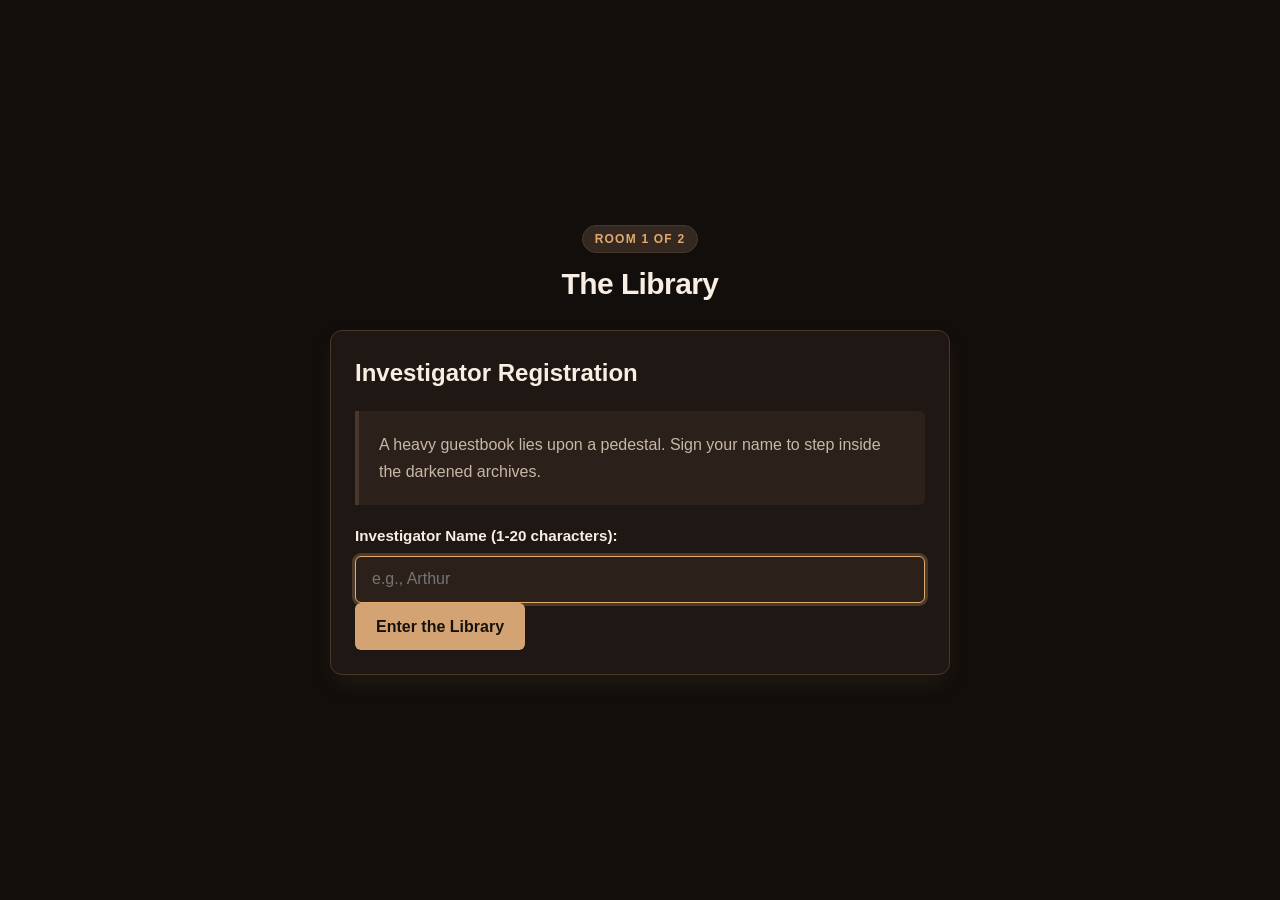
<file: index.html>
<!DOCTYPE html>
<html lang="en">
<head>
  <meta charset="UTF-8">
  <meta name="viewport" content="width=device-width, initial-scale=1.0">
  <title>The Escape Room - Room 1: The Library</title>
  <link rel="stylesheet" href="css/style.css">
  <script src="js/storage.js" defer></script>
  <script src="js/room1.js" defer></script>
</head>
<body class="theme-dark-library">
  <main class="game-container">
    <header class="game-header">
      <span class="room-badge">Room 1 of 2</span>
      <h1 class="game-title">The Library</h1>
      <p id="player-greeting" class="greeting-text" hidden></p>
    </header>

    <!-- Initial Registration Form (Hidden once name exists) -->
    <section id="name-section" class="card" aria-labelledby="name-heading">
      <h2 id="name-heading">Investigator Registration</h2>
      <p class="story-card" style="border-left-color: var(--border-color);">
        A heavy guestbook lies upon a pedestal. Sign your name to step inside the darkened archives.
      </p>
      <form id="name-form" novalidate>
        <div class="form-group">
          <label for="player-name-input">Investigator Name (1-20 characters):</label>
          <input 
            type="text" 
            id="player-name-input" 
            name="playerName" 
            maxlength="20" 
            autocomplete="name" 
            placeholder="e.g., Arthur" 
            required
          />
          <div id="name-error" class="error-text" role="alert" aria-live="polite"></div>
        </div>
        <button type="submit" id="name-submit-btn" class="btn btn-primary">Enter the Library</button>
      </form>
    </section>

    <!-- Puzzle Section (Revealed when name is set) -->
    <section id="puzzle-section" class="card" aria-labelledby="puzzle-heading" hidden>
      <h2 id="puzzle-heading">The Locked Archive Door</h2>
      <article class="story-card">
        <div class="clue-title">Ancient Manuscript Excerpt</div>
        <p>
          Shadows stretch across towering mahogany shelves as silent dust drifts through the cold night.
          Faded runes warn that darkness consumes all who venture unprepared, yet in the deepest chambers, only a <span id="hidden-clue-word" class="hidden-word">LANTERN</span> shall illuminate the path to freedom.
        </p>
        <div class="clue-actions">
          <button type="button" id="reveal-clue-btn" class="btn btn-secondary btn-sm" aria-expanded="false">
            Reveal clue (3s)
          </button>
        </div>
      </article>

      <form id="door-form" novalidate>
        <div class="form-group">
          <label for="passcode-input">Door Mechanism Passcode:</label>
          <input 
            type="text" 
            id="passcode-input" 
            name="passcode" 
            autocomplete="off" 
            placeholder="Enter the secret word..." 
            required
          />
        </div>
        <button type="submit" id="unlock-btn" class="btn btn-primary">Unlock Door</button>
        <div id="door-feedback" class="feedback-message" role="status" aria-live="polite"></div>
      </form>
    </section>
  </main>
</body>
</html>
</file>
<file: css/style.css>
/* ==========================================================================
   The Escape Room - Global & Theme Styles
   Pure vanilla CSS3 with CSS custom properties (variables),
   responsive mobile-first layout, and keyboard-first accessibility.
   ========================================================================== */

/* --------------------------------------------------------------------------
   1. Root Variables & Typography
   -------------------------------------------------------------------------- */
:root {
  /* System font stack only - no external requests */
  --font-family: -apple-system, BlinkMacSystemFont, "Segoe UI", Roboto, Oxygen,
    Ubuntu, Cantarell, "Helvetica Neue", Arial, sans-serif;

  /* Sizing & Radius */
  --radius-sm: 6px;
  --radius-md: 12px;
  --radius-lg: 20px;
  --max-content-width: 620px;

  /* Global status colors */
  --error-color: #ef4444;
  --error-bg: rgba(239, 68, 68, 0.15);
  --success-color: #10b981;
  --success-bg: rgba(16, 185, 129, 0.15);

  /* Animation timing */
  --transition-fast: 0.15s ease;
  --transition-normal: 0.25s ease;
}

/* --------------------------------------------------------------------------
   2. Page Themes (Overriding CSS Variables per body class)
   -------------------------------------------------------------------------- */

/* Room 1: The Library (Dark, mysterious, warm mahogany & antique gold) */
body.theme-dark-library {
  --bg-primary: #120e0b;
  --bg-surface: #1e1713;
  --bg-surface-elevated: #2b211a;
  --border-color: #48382c;
  --border-focus: #e0a96d;
  --text-primary: #f8eee4;
  --text-secondary: #c9b7a7;
  --text-muted: #8e7a6b;
  --accent-color: #d4a373;
  --accent-hover: #faedcd;
  --accent-contrast: #17110c;
  --card-glow: rgba(212, 163, 115, 0.12);
  --tag-bg: #352820;
  --tag-text: #e0a96d;
}

/* Room 2: The Laboratory (Dark, cold, slate & cyan/teal glow) */
body.theme-dark-lab {
  --bg-primary: #0a1118;
  --bg-surface: #111d29;
  --bg-surface-elevated: #182a3b;
  --border-color: #21435f;
  --border-focus: #00d2ff;
  --text-primary: #e6f3fb;
  --text-secondary: #97b9d1;
  --text-muted: #5c7e96;
  --accent-color: #00c9a7;
  --accent-hover: #1be2bd;
  --accent-contrast: #071722;
  --card-glow: rgba(0, 201, 167, 0.14);
  --tag-bg: #143044;
  --tag-text: #00e5ff;
}

/* Success Page: The Escape (Bright, clean, radiant celebration) */
body.theme-bright {
  --bg-primary: #f8fafc;
  --bg-surface: #ffffff;
  --bg-surface-elevated: #f1f5f9;
  --border-color: #cbd5e1;
  --border-focus: #2563eb;
  --text-primary: #0f172a;
  --text-secondary: #475569;
  --text-muted: #64748b;
  --accent-color: #059669;
  --accent-hover: #047857;
  --accent-contrast: #ffffff;
  --card-glow: rgba(16, 185, 129, 0.15);
  --tag-bg: #dcfce7;
  --tag-text: #166534;
}

/* Text selection styling across themes */
::selection {
  background-color: var(--accent-color);
  color: var(--accent-contrast);
}

/* --------------------------------------------------------------------------
   3. Base & Reset
   -------------------------------------------------------------------------- */
*, *::before, *::after {
  box-sizing: border-box;
  margin: 0;
  padding: 0;
}

html {
  font-size: 16px;
  line-height: 1.5;
  -webkit-text-size-adjust: 100%;
}

body {
  font-family: var(--font-family);
  background-color: var(--bg-primary);
  color: var(--text-primary);
  min-height: 100vh;
  display: flex;
  flex-direction: column;
  justify-content: center;
  align-items: center;
  padding: 1.25rem 1rem;
  transition: background-color var(--transition-normal), color var(--transition-normal);
}

/* Main game wrapper */
.game-container {
  width: 100%;
  max-width: var(--max-content-width);
  margin: 0 auto;
  display: flex;
  flex-direction: column;
  gap: 1.5rem;
}

/* --------------------------------------------------------------------------
   4. Header & Badges
   -------------------------------------------------------------------------- */
.game-header {
  text-align: center;
  display: flex;
  flex-direction: column;
  align-items: center;
  gap: 0.5rem;
}

.room-badge {
  display: inline-block;
  font-size: 0.75rem;
  font-weight: 700;
  text-transform: uppercase;
  letter-spacing: 0.1em;
  padding: 0.25rem 0.75rem;
  border-radius: 9999px;
  background-color: var(--tag-bg);
  color: var(--tag-text);
  border: 1px solid var(--border-color);
}

.game-title {
  font-size: 1.875rem;
  font-weight: 800;
  letter-spacing: -0.02em;
  color: var(--text-primary);
}

.greeting-text {
  font-size: 1.05rem;
  color: var(--accent-color);
  font-weight: 600;
}

/* --------------------------------------------------------------------------
   5. Cards & Atmospheric Containers
   -------------------------------------------------------------------------- */
.card {
  background-color: var(--bg-surface);
  border: 1px solid var(--border-color);
  border-radius: var(--radius-md);
  padding: 1.5rem;
  box-shadow: 0 10px 25px -5px var(--card-glow), 0 8px 10px -6px rgba(0, 0, 0, 0.25);
  display: flex;
  flex-direction: column;
  gap: 1.25rem;
  transition: border-color var(--transition-fast), box-shadow var(--transition-fast);
}

.story-card {
  position: relative;
  background-color: var(--bg-surface-elevated);
  border-left: 4px solid var(--accent-color);
  padding: 1.25rem;
  border-radius: 0 var(--radius-sm) var(--radius-sm) 0;
  font-size: 1rem;
  line-height: 1.7;
  color: var(--text-secondary);
}

.clue-title {
  font-size: 0.85rem;
  font-weight: 700;
  text-transform: uppercase;
  letter-spacing: 0.08em;
  color: var(--accent-color);
  margin-bottom: 0.5rem;
}

/* --------------------------------------------------------------------------
   6. Room 1: Hidden Word & Selection Mechanic
   -------------------------------------------------------------------------- */
/* Matches background so invisible by default */
.hidden-word {
  color: var(--bg-surface-elevated);
  background-color: var(--bg-surface-elevated);
  user-select: text;
  display: inline;
  padding: 0 2px;
  border-radius: 2px;
  transition: color 0.3s ease, background-color 0.3s ease, text-shadow 0.3s ease;
}

/* Selection reveals the word */
.hidden-word::selection {
  background-color: var(--accent-color);
  color: var(--accent-contrast);
}

/* Touch fallback: revealed via button */
.hidden-word.revealed {
  color: var(--accent-color);
  background-color: rgba(255, 255, 255, 0.1);
  text-decoration: underline;
  text-decoration-thickness: 2px;
  font-weight: 700;
  text-shadow: 0 0 8px var(--accent-color);
}

.clue-actions {
  display: flex;
  justify-content: flex-end;
  margin-top: 0.5rem;
}

/* --------------------------------------------------------------------------
   7. Form Elements, Inputs & Buttons
   -------------------------------------------------------------------------- */
.form-group {
  display: flex;
  flex-direction: column;
  gap: 0.5rem;
}

label {
  font-size: 0.95rem;
  font-weight: 600;
  color: var(--text-primary);
}

input[type="text"] {
  width: 100%;
  padding: 0.85rem 1rem;
  font-size: 1rem;
  font-family: inherit;
  color: var(--text-primary);
  background-color: var(--bg-surface-elevated);
  border: 1.5px solid var(--border-color);
  border-radius: var(--radius-sm);
  transition: border-color var(--transition-fast), box-shadow var(--transition-fast);
}

input[type="text"]:focus-visible {
  outline: none;
  border-color: var(--border-focus);
  box-shadow: 0 0 0 3px rgba(224, 169, 109, 0.25);
}

body.theme-dark-lab input[type="text"]:focus-visible {
  box-shadow: 0 0 0 3px rgba(0, 210, 255, 0.25);
}

/* Buttons */
.btn {
  display: inline-flex;
  align-items: center;
  justify-content: center;
  padding: 0.85rem 1.25rem;
  font-size: 1rem;
  font-family: inherit;
  font-weight: 700;
  text-decoration: none;
  border-radius: var(--radius-sm);
  border: 1px solid transparent;
  cursor: pointer;
  transition: background-color var(--transition-fast), transform var(--transition-fast),
    box-shadow var(--transition-fast), border-color var(--transition-fast);
  min-height: 46px;
  text-align: center;
}

.btn:active {
  transform: translateY(1px);
}

.btn:focus-visible {
  outline: 2px solid var(--border-focus);
  outline-offset: 3px;
}

.btn-primary {
  background-color: var(--accent-color);
  color: var(--accent-contrast);
}

.btn-primary:hover {
  background-color: var(--accent-hover);
}

.btn-secondary {
  background-color: transparent;
  color: var(--text-secondary);
  border-color: var(--border-color);
}

.btn-secondary:hover {
  background-color: var(--bg-surface-elevated);
  color: var(--text-primary);
  border-color: var(--text-muted);
}

.btn-sm {
  padding: 0.4rem 0.75rem;
  font-size: 0.825rem;
  min-height: 36px;
}

.btn-success {
  background-color: var(--success-color);
  color: #ffffff;
}

.btn-success:hover {
  background-color: #059669;
}

.btn-exit {
  font-size: 1.1rem;
  padding: 1rem 1.5rem;
  box-shadow: 0 4px 14px rgba(16, 185, 129, 0.4);
}

/* --------------------------------------------------------------------------
   8. Room 2: Lab Reagents & Progress Dots
   -------------------------------------------------------------------------- */
.lab-controls {
  display: flex;
  flex-direction: column;
  gap: 1.25rem;
  align-items: center;
}

/* Progress Dots */
.progress-section {
  display: flex;
  flex-direction: column;
  align-items: center;
  gap: 0.5rem;
}

.progress-label {
  font-size: 0.85rem;
  font-weight: 600;
  text-transform: uppercase;
  letter-spacing: 0.05em;
  color: var(--text-muted);
}

.dots-container {
  display: flex;
  gap: 0.85rem;
  align-items: center;
}

.dot {
  width: 18px;
  height: 18px;
  border-radius: 50%;
  border: 2px solid var(--border-color);
  background-color: transparent;
  transition: all var(--transition-fast);
}

.dot.active {
  background-color: var(--accent-color);
  border-color: var(--accent-color);
  box-shadow: 0 0 10px var(--accent-color);
  transform: scale(1.15);
}

/* Reagent Buttons */
.button-group {
  display: grid;
  grid-template-columns: repeat(3, 1fr);
  gap: 0.85rem;
  width: 100%;
}

.reagent-btn {
  padding: 1.25rem 0.75rem;
  font-size: 1.1rem;
  font-weight: 700;
  border-radius: var(--radius-md);
  border: 2px solid transparent;
  cursor: pointer;
  transition: transform var(--transition-fast), box-shadow var(--transition-fast), filter var(--transition-fast);
  text-shadow: 0 1px 2px rgba(0, 0, 0, 0.5);
}

.reagent-btn:hover {
  transform: translateY(-2px);
  filter: brightness(1.15);
}

.reagent-btn:active {
  transform: translateY(1px);
}

.reagent-btn:focus-visible {
  outline: 3px solid #ffffff;
  outline-offset: 3px;
}

/* Distinct Reagent Colors */
.btn-red {
  background: linear-gradient(135deg, #dc2626, #991b1b);
  color: #fee2e2;
  border-color: #ef4444;
  box-shadow: 0 4px 15px rgba(220, 38, 38, 0.35);
}

.btn-blue {
  background: linear-gradient(135deg, #2563eb, #1e40af);
  color: #dbeafe;
  border-color: #3b82f6;
  box-shadow: 0 4px 15px rgba(37, 99, 235, 0.35);
}

.btn-green {
  background: linear-gradient(135deg, #16a34a, #166534);
  color: #dcfce7;
  border-color: #22c55e;
  box-shadow: 0 4px 15px rgba(22, 163, 74, 0.35);
}

/* --------------------------------------------------------------------------
   9. Feedback & Live Regions
   -------------------------------------------------------------------------- */
.feedback-message {
  font-size: 0.95rem;
  font-weight: 600;
  min-height: 1.5rem;
  display: flex;
  align-items: center;
  transition: opacity var(--transition-fast);
}

.feedback-message:empty {
  display: none;
}

.feedback-message.error {
  color: var(--error-color);
}

.feedback-message.success {
  color: var(--success-color);
}

.error-text {
  font-size: 0.85rem;
  color: var(--error-color);
  font-weight: 600;
  min-height: 1.25rem;
}

.error-text:empty {
  display: none;
}

/* --------------------------------------------------------------------------
   10. Shake Animation & Accessibility
   -------------------------------------------------------------------------- */
@keyframes shake {
  0%, 100% {
    transform: translateX(0);
  }
  15%, 45%, 75% {
    transform: translateX(-8px);
  }
  30%, 60%, 90% {
    transform: translateX(8px);
  }
}

.shake {
  animation: shake 0.4s ease-in-out;
}

/* Disable shake under reduced motion */
@media (prefers-reduced-motion: reduce) {
  .shake {
    animation: none !important;
    border-color: var(--error-color) !important;
  }
}

/* --------------------------------------------------------------------------
   11. Success Page Elements
   -------------------------------------------------------------------------- */
.success-card {
  text-align: center;
  align-items: center;
  padding: 2.5rem 1.5rem;
  gap: 1.5rem;
}

.celebration-icon {
  font-size: 3.5rem;
  line-height: 1;
}

.stats-box {
  background-color: var(--bg-surface-elevated);
  border: 1px solid var(--border-color);
  border-radius: var(--radius-sm);
  padding: 1.25rem 2rem;
  width: 100%;
}

.attempts-text {
  font-size: 1.2rem;
  font-weight: 700;
  color: var(--text-primary);
}

.flawless-badge {
  display: inline-block;
  margin-top: 0.5rem;
  color: #15803d;
  background-color: #dcfce7;
  border: 1px solid #86efac;
  font-size: 0.9rem;
  font-weight: 700;
  padding: 0.25rem 0.75rem;
  border-radius: 9999px;
  text-transform: uppercase;
  letter-spacing: 0.05em;
}

/* --------------------------------------------------------------------------
   12. Utilities & Responsive Layout
   -------------------------------------------------------------------------- */
/* Respect native hidden attribute */
[hidden] {
  display: none !important;
}

/* Mobile responsive adjustments */
@media (max-width: 480px) {
  body {
    padding: 1rem 0.75rem;
  }
  
  .game-title {
    font-size: 1.5rem;
  }
  
  .card {
    padding: 1.25rem 1rem;
    gap: 1rem;
  }
  
  .button-group {
    gap: 0.5rem;
  }

  .reagent-btn {
    padding: 1rem 0.5rem;
    font-size: 0.95rem;
  }
}
</file>
